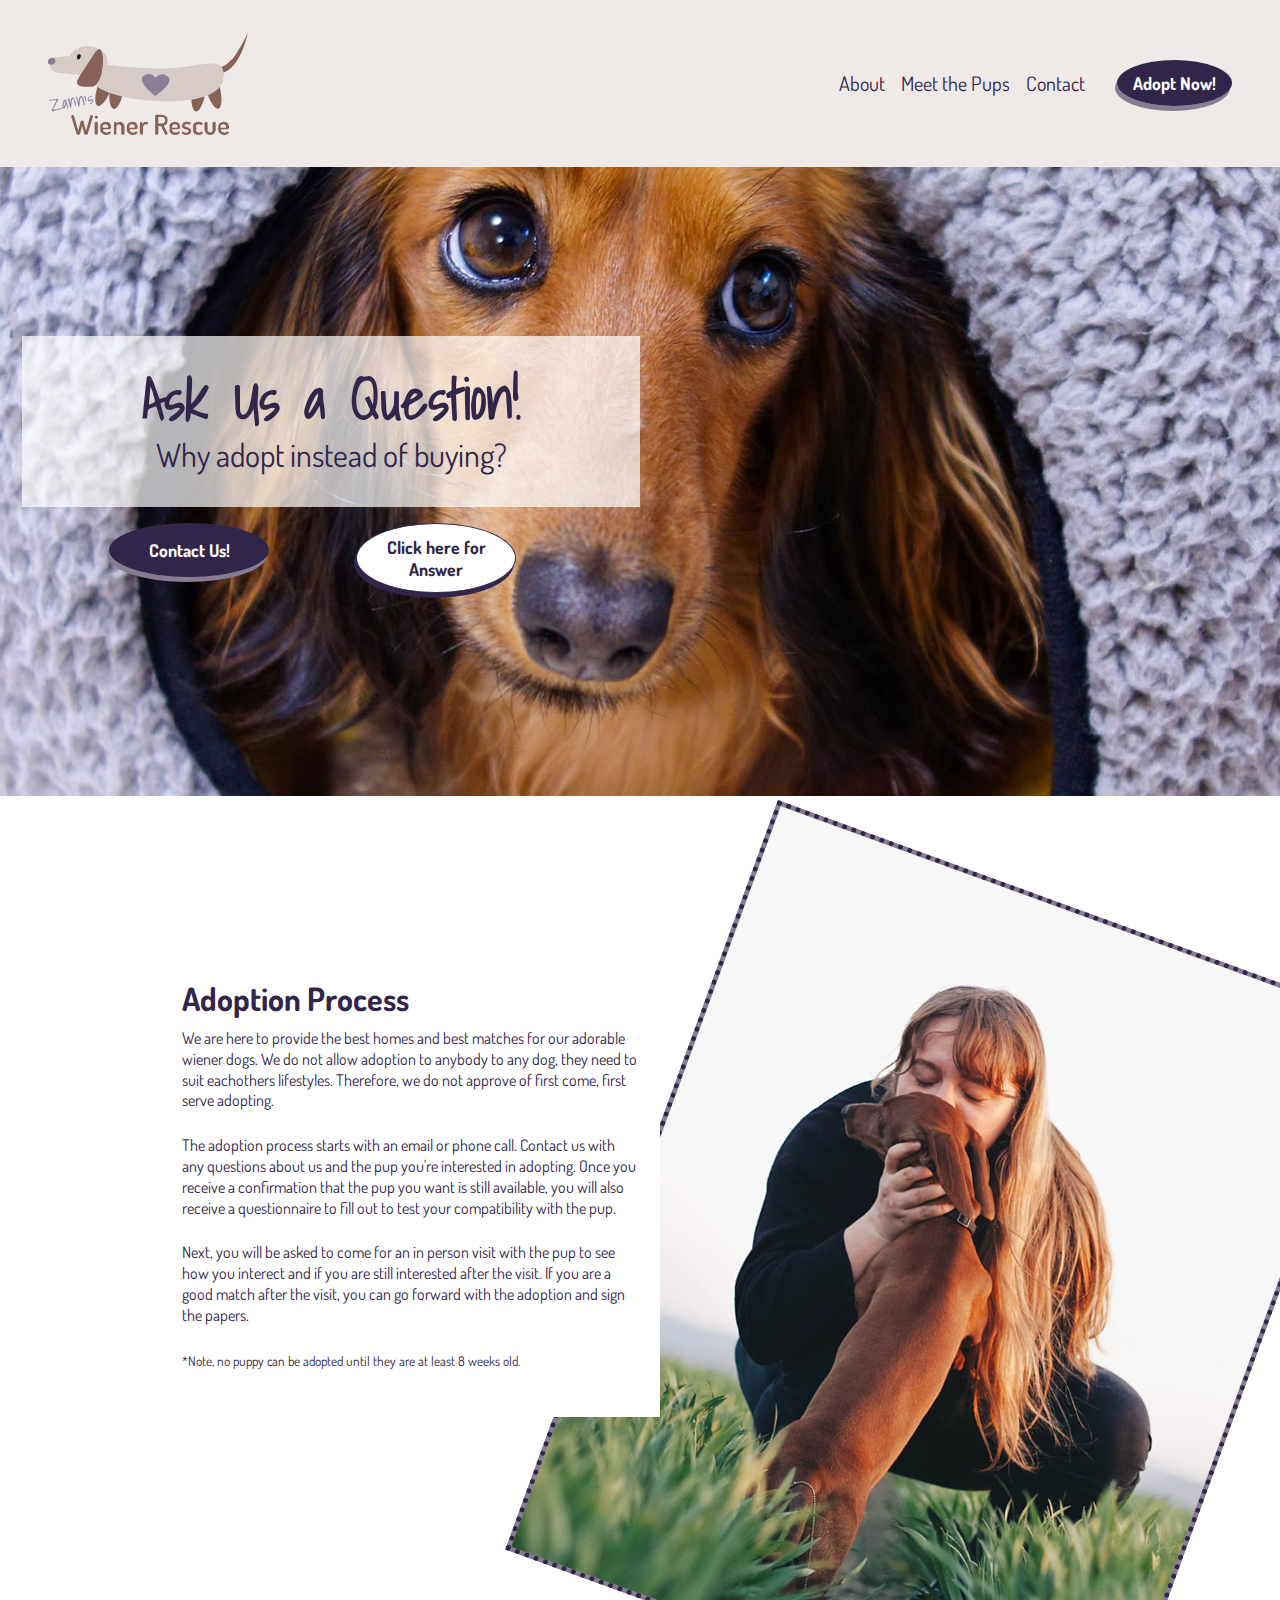
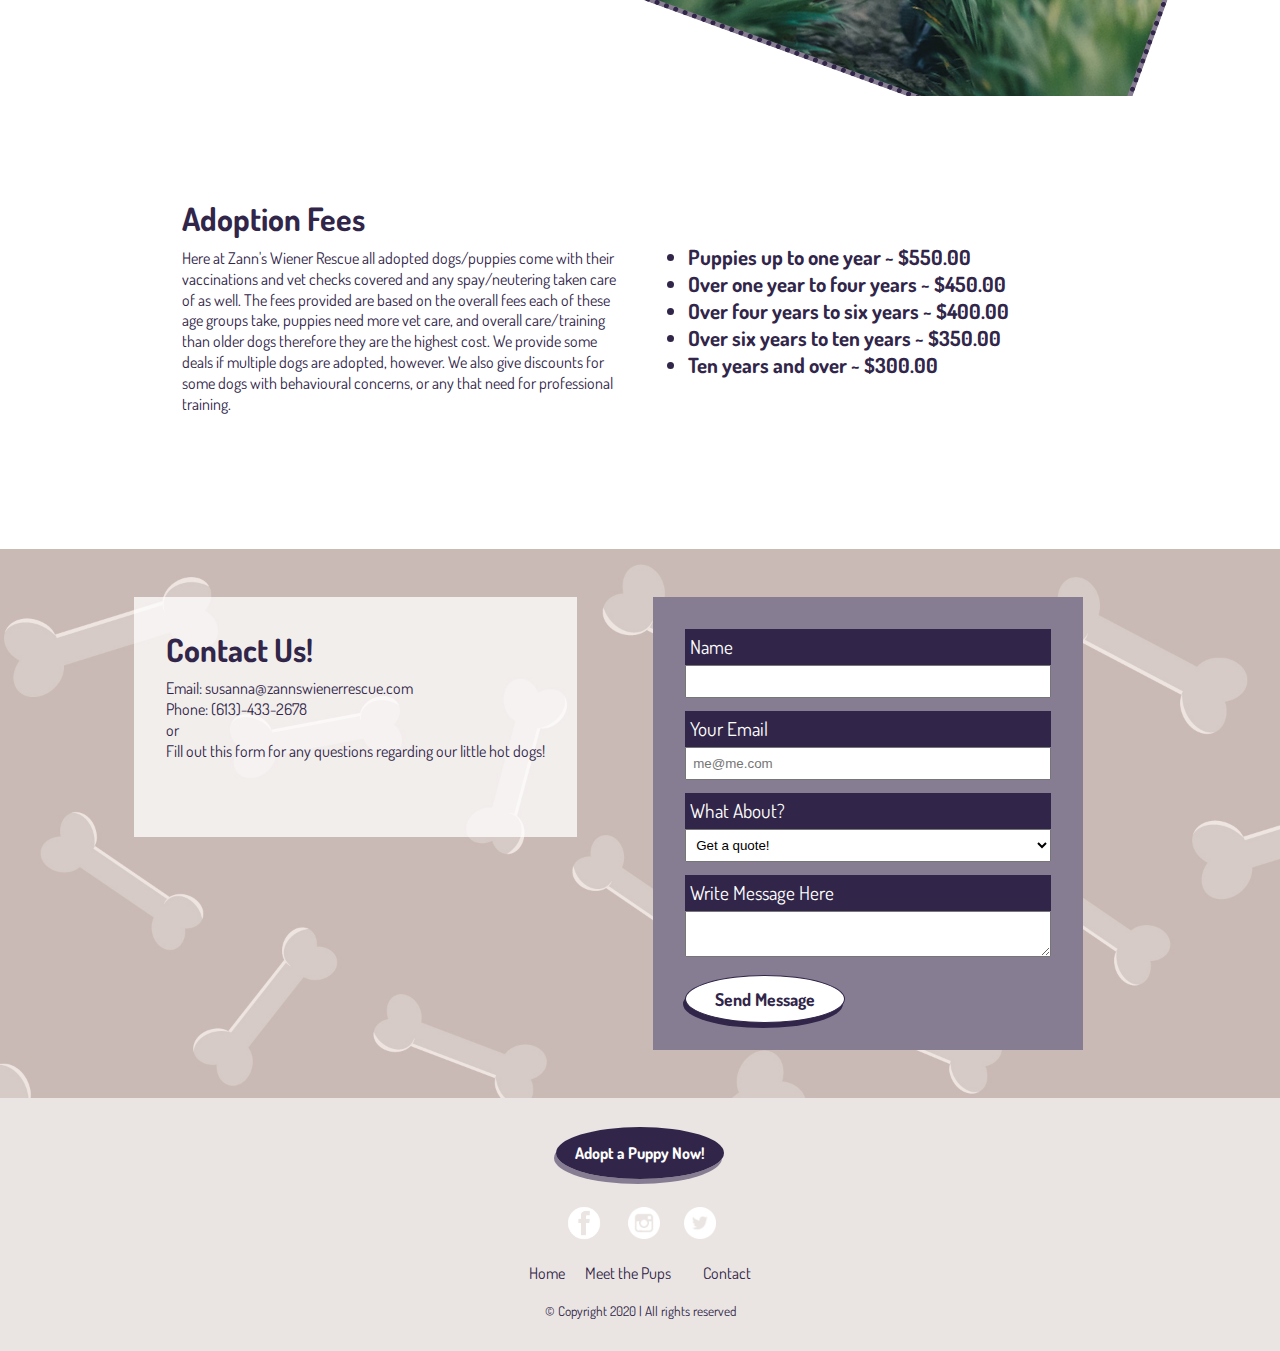
<file: adopt-now.html>
<!DOCTYPE html>
<html lang="en-ca">
<head>
  <meta charset="utf-8">
  <title>Adopt Now! | Zann's Wiener Rescue</title>
  <meta name="viewport" content="width=device-width,initial-scale=1">
  <link href="css/main.css" rel="stylesheet">
  <link rel="preconnect" href="https://fonts.gstatic.com">
  <link href="https://fonts.googleapis.com/css2?family=Dosis:wght@400;500;700&family=Shadows+Into+Light&display=swap" rel="stylesheet">
  <link href="favicon.ico" rel="shortcut icon">
  <link rel="icon" type="image/png" href="/favicon-196.png">
</head>
<body>

  <ul class="skip-links">
    <li><a href="#main">Jump to main content</a></li>
    <li><a href="#nav">Jump to navigation</a></li>
  </ul>

  <header role="banner">
    <nav role="navigation" id="nav">
      <div class="logo">
        <img src="images/wiener-logo.svg" alt="Logo for Zann's Weiner Rescue">
      </div>
      <ul>
        <li><a href="index.html#about" aria-label="Scroll to about section">About</a></li>
        <li><a href="meet-the-pups.html" aria-label="Jump to meet the pups section">Meet the Pups</a></li>
        <li><a href="#contact" aria-label="Scroll to contact section">Contact</a></li>
      </ul>
      <div class="button-center button-nav">
        <a href="adopt-now.html" class="nav-button" aria-label="Jump to adopt now page">Adopt Now!</a>
      </div>
    </nav>
    <div class="adopt-banner">
      <div class="banner-text">
        <h1>Ask Us a Question!</h1>
        <h2>Why adopt instead of buying?</h2>
      </div>
      <div class="desktop-buttons">
        <div class="button-center tablet-left">
          <button onclick='window.location.href="#contact"' class="primary-button" type="button" aria-label="Scroll to contact section">Contact Us!</button>
        </div>
        <div class="button-center tablet-left">
          <button onclick='window.location.href="https://www.petcarehospital.net/blog/adopting-instead-of-buying-a-pet"' class="secondary-button" type="button" aria-label="Click to see why you should adopt instead of buying">Click here for Answer</button>
        </div>
      </div>
    </div>
  </header>

  <main role="main">
    <section id="adoption-process" class="adoption-process">
      <div class="adoption-text">
        <h2>Adoption Process</h2>
        <p>We are here to provide the best homes and best matches for our adorable wiener dogs. We do not allow adoption to anybody to any dog, they need to suit eachothers lifestyles. Therefore, we do not approve of first come, first serve adopting.</p>
        <p>The adoption process starts with an email or phone call. Contact us with any questions about us and the pup you're interested in adopting. Once you receive a confirmation that the pup you want is still available, you will also receive a questionnaire to fill out to test your compatibility with the pup.</p>
        <p>Next, you will be asked to come for an in person visit with the pup to see how you interect and if you are still interested after the visit. If you are a good match after the visit, you can go forward with the adoption and sign the papers.</p>
        <p><small>*Note, no puppy can be adopted until they are at least 8 weeks old.</small></p>
      </div>
      <img src="images/adoption.jpg" alt="Girl kissing puppy in field">
    </section>

    <section id="adoption-fees" class="adoption-fees">
      <div class="adoption-text">
        <h2>Adoption Fees</h2>
        <p>Here at Zann's Wiener Rescue all adopted dogs/puppies come with their vaccinations and vet checks covered and any spay/neutering taken care of as well. The fees provided are based on the overall fees each of these age groups take, puppies need more vet care, and overall care/training than older dogs therefore they are the highest cost. We provide some deals if multiple dogs are adopted, however. We also give discounts for some dogs with behavioural concerns, or any that need for professional training.</p>
      </div>
      <ul class="fees-list">
        <li><strong>Puppies up to one year ~ $550.00</strong></li>
        <li><strong>Over one year to four years ~ $450.00</strong></li>
        <li><strong>Over four years to six years ~ $400.00</strong></li>
        <li><strong>Over six years to ten years ~ $350.00</strong></li>
        <li><strong>Ten years and over ~ $300.00</strong></li>
      </ul>
    </section>

    <section id="contact" class="contact">
      <div class="contact-info">
        <h2>Contact Us!</h2>
        <p>Email: susanna@zannswienerrescue.com<br>
          Phone: (613)-433-2678<br>
          or<br>
          Fill out this form for any questions regarding our little hot dogs!</p>
      </div>
      <form method="POST" action="https://formspree.io/bradlet@algonquincollege.com">
        <div class="name-info">
          <label for="name">Name</label>
          <input id="name" name="name" required>
        </div>
        <div class="email-info">
          <label for="email">Your Email</label>
          <input id="email" type="email" placeholder="me@me.com" name="email" required>
        </div>
        <div class="about-info">
          <label for="subject">What About?</label>
          <select id="subject" name="_subject">
            <option>Get a quote!</option>
            <option>General question</option>
            <option>Just a talk</option>
          </select>
        </div>
        <div class="message-info">
          <label for="details">Write Message Here</label>
          <textarea id="details" name="message" required></textarea>
        </div>
        <div>
          <button class="secondary-button" type="submit" aria-label="Send message to Zann's Weiner Rescue">Send Message</button>
        </div>
      </form>
    </section>
  </main>

  <footer role="contentinfo" class="footer">
    <div class="button-center footer-top-margin">
      <a href="adopt-now.html" class="footer-button" aria-label="Go to adobt now page">Adopt a Puppy Now!</a>
    </div>
    <ul class="social-icons">
      <li><a href="https://www.facebook.com/" aria-label="Link to facebook website"><img src="images/fb-white.png" alt="White facebook icon"></a></li>
      <li><a href="https://www.instagram.com/" aria-label="Link to instagram website"><img src="images/instagram-icon-white.png" alt="White instagram icon"></a></li>
      <li><a href="https://twitter.com/?lang=en" aria-label="Link to twitter website"><img src="images/twitter-white.png" alt="White twitter icon"></a></li>
    </ul>
    <nav class="footer-nav">
      <ul>
        <li><a href="index.html#nav" aria-label="Jump to home page">Home</a></li>
        <li><a href="meet-the-pups.html" aria-label="Jump to meet the pups page">Meet the Pups</a></li>
        <li><a href="#contact" aria-label="Scroll to contact section">Contact</a></li>
      </ul>
    </nav>
    <p><small>© Copyright 2020 | All rights reserved</small></p>
  </footer>

</body>
</html>
</file>
<file: css/main.css>
@-moz-viewport { width: device-width; scale: 1; }
@-ms-viewport { width: device-width; scale: 1; }
@-o-viewport { width: device-width; scale: 1; }
@-webkit-viewport { width: device-width; scale: 1; }
@viewport { width: device-width; scale: 1; }

html {
  box-sizing: border-box;
  -webkit-text-size-adjust: 100%;
  text-size-adjust: 100%;
  font-family: Dosis, sans-serif;
  line-height: 1.3;
}

*,
*::before,
*::after {
  box-sizing: inherit;
}

body {
  margin: 0;
}

.skip-links {
  display: none;
  z-index: 1001;
}

img {
  display: block;
  width: 100%;
  background-color: #877d93;
}

.logo {
  width: 50%;
  margin: 1rem auto;
  max-width: 200px;
}

.logo img {
  background-color: rgba(255, 0, 0, 0);
}

.button-center {
  text-align: center;
}

.button {
  margin: 3rem 0;
}

.button-nav {
  margin: 1.5rem 0;
}

.button-pups {
  margin: 1.5rem 0;
  color: #fff;
}

.button-left {
  text-align: left;
  padding-left: 1.4rem;
}

.nav-button {
  padding: .75rem 1rem;
  font-family: Dosis, sans-serif;
  font-weight: bold;
  font-size: 1.1em;
  background-color: #312649;
  color: #fff;
  box-shadow: -2px 5px #877d93;
  border: 0;
  border-radius: 50%;
  width: 125px;
}

.primary-button {
  padding: 1rem 1.5rem;
  font-family: Dosis, sans-serif;
  font-weight: bold;
  font-size: 1.1em;
  text-decoration: none;
  background-color: #312649;
  color: #fff;
  box-shadow: -2px 5px #877d93;
  border: 0;
  border-radius: 50%;
  margin-bottom: 1rem;
  width: 160px;
}

.secondary-button {
  padding: .75rem 1.5rem;
  font-family: Dosis, sans-serif;
  text-decoration: none;
  font-weight: bold;
  font-size: 1.1em;
  background-color: #fff;
  color: #312649;
  box-shadow: -2px 5px #312649;
  border: .1px solid #312649;
  border-radius: 50%;
  width: 160px;
}

.nav-button:hover {
  background-color: #877d93;
}

.primary-button:hover {
  background-color: #877d93;
}

.secondary-button:hover {
  background-color: #312649;
  color: #fff;
}

.footer-button:hover {
  background-color: #877d93;
}

header nav {
  background-color: #efeae8;
  padding-bottom: 2rem;
  display: grid;
  grid-template-columns: 1fr;
  grid-template-rows: auto 3rem;
  position: fixed;
  top: 0;
  width: 100%;
  z-index: 1000;
}

header nav ul {
  display: flex;
  align-items: center;
  justify-content: center;
  list-style-type: none;
  font-size: 1.25rem;
  margin: 0;
  padding: 0;
}

nav a {
  text-decoration: none;
  border: 0;
  border-radius: 6px;
  color: #312649;
  padding: .5rem;
  width: 2.5rem;
  height: 2.5rem;
}

nav ul a:hover {
  color: #fff;
  background-color: #312649;
}

.banner-text {
  padding: 2rem 1rem;
  background-color: rgba(255, 255, 255, .7);
  margin-bottom: 1rem;
  margin-top: 5rem;
  text-align: center;
}

.banner {
  background-image: url("../images/banner-1.jpg");
  background-size: auto;
  background-repeat: no-repeat;
  background-position: top center;
  min-height: 700px;
  color: #312649;
  text-align: center;
  vertical-align: middle;
  padding: 10rem 1.4rem;
  margin-top: 8rem;
}

h1 {
  margin: 0 0 .25rem;
  font-size: 3.5rem;
  line-height: 1.1;
  font-family: "Shadows Into Light", sans-serif;
}

.banner h2 {
  margin: 0;
  font-weight: normal;
}

p {
  margin: 0;
}

.about {
  position: relative;
  overflow: hidden;
  min-height: 700px;
}

.about-text {
  background-color: #fff;
  padding: 1.4rem;
  margin: 2rem 0 2rem .5rem;
  color: #312649;
  max-width: 500px;
}

h2 {
  margin-bottom: .5rem;
  margin-top: 0;
  font-weight: bold;
  font-size: 2em;
}

.about img {
  position: absolute;
  z-index: -1000;
  transform: rotate(20deg);
  overflow: hidden;
  border: 5px dotted #312649;
}

.contact {
  padding: 1.4rem;
  background-image: url("../images/bone-bg.jpg");
  background-size: cover;
}

.contact h2, p {
  color: #312649;
}

.contact p {
  margin-bottom: 2rem;
}

.contact-info {
  padding: 2rem;
  background-color: rgba(255, 255, 255, .75);
  max-height: 15rem;
}

.contact form {
  background-color: #877d93;
  padding: 2em;
  max-height: 453px;
}

.contact input, textarea, select {
  width: 100%;
  margin-bottom: 1em;
  padding: .5em;
}

.contact label {
  display: block;
  color: #fff;
  background-color: #312649;
  font-size: 1.2em;
  padding: .3em;
}

footer {
  background-color: rgba(214, 203, 198, .5);
  padding: 1.4rem;
}

footer ul {
  display: flex;
  align-items: center;
  justify-content: center;
  list-style-type: none;
  font-size: 1rem;
  margin: 0;
  padding: 0;
}

.footer-nav ul {
  justify-content: space-between;
}

footer p {
  text-align: center;
  margin-bottom: .5rem;
}

.social-icons {
  padding: 0;
}

.social-icons img {
  padding: 0;
  background-color: rgba(255, 0, 0, 0);
}

.social-icons ul {
  padding: 0;
  display: flex;
  flex-direction: column;
  align-items: center;
  justify-content: space-between;
}

.social-icons li {
  max-width: 2rem;
  list-style-type: none;
  margin: .75em;
  margin-top: 2.5rem;
}

footer li:first-child {
  max-width: 2.5rem;
}

.footer-top-margin {
  margin-top: 1.4rem;
}

.footer-button {
  padding: 1rem 1.2rem;
  font-family: Dosis, sans-serif;
  font-weight: bold;
  text-decoration: none;
  font-size: 1em;
  background-color: #312649;
  color: #fff;
  box-shadow: -2px 5px #877d93;
  border: 0;
  border-radius: 50%;
  width: 120px;
  line-height: 1;
}

/* Meet the Pups Styles */

.pups-banner {
  background-image: url("../images/banner-2.jpg");
  background-size: cover;
  background-repeat: no-repeat;
  background-position: center;
  min-height: 700px;
  color: #312649;
  text-align: left;
  vertical-align: middle;
  padding: 10rem 1.4rem;
  margin-top: 6rem;
}

.meet-the-pups {
  padding: 1.4rem 1.4rem 0;
  margin-bottom: 3rem;
}

.meet-the-pups h2 {
  margin-top: 1rem;
  margin-bottom: 1rem;
  color: #312649;
}

.meet-the-pups .card-wrap {
  list-style-type: none;
  padding: 0;
  text-align: center;
}

.meet-the-pups .cards {
  padding: 2rem;
  background-color: #d6cbc6;
  border-radius: 50px;
  box-shadow: -5px 5px #866256;
  max-height: 25em;
  overflow: hidden;
  white-space: nowrap;
  border-bottom: solid 2rem #d6cbc6;
  margin-bottom: 2rem;
  max-width: 300px;
  display: inline-block;
  text-align: left;
}

.meet-the-pups .last {
  padding: 2rem;
  background-color: #d6cbc6;
  border-radius: 50px;
  box-shadow: -5px 5px #866256;
  max-height: 25em;
  overflow: hidden;
  white-space: nowrap;
  border-bottom: solid 2rem #d6cbc6;
  margin-bottom: 2rem;
  max-width: 300px;
  display: none;
  text-align: left;
}

.meet-the-pups .cards:last-child {
  display: none;
}

.meet-the-pups .cards:hover {
  overflow: visible;
  white-space: normal;
  max-height: 100%;
  border-bottom: 0;
  transform: scale(1.1);
  transition: transform .2s ease-in-out, max-height .2s ease-in-out;
}

.meet-the-pups .last:hover {
  overflow: visible;
  white-space: normal;
  max-height: 100%;
  border-bottom: 0;
  transform: scale(1.1);
  transition: transform .2s ease-in-out, max-height .2s ease-in-out;
}

.meet-the-pups .cards a {
  text-decoration: none;
  color: #312649;
}

.meet-the-pups .cards div a {
  text-decoration: none;
  color: #fff;
}

.meet-the-pups .last a {
  text-decoration: none;
  color: #fff;
}

.meet-the-pups .button-left {
  padding: 0;
}

.meet-the-pups .cards h3, p {
  margin: .5rem 0 0;
  white-space: normal;
}

.meet-the-pups .last h3, p {
  margin: .5rem 0 0;
  white-space: normal;
  color: #312649;
}

.pups-text {
  margin-bottom: 2rem;
}

.pups-buttons {
  margin-bottom: 2rem;
}

/* Adopt Now Styles */

.adopt-banner {
  background-image: url("../images/banner-3.jpg");
  background-size: cover;
  background-repeat: no-repeat;
  background-position: center;
  min-height: 700px;
  color: #312649;
  text-align: left;
  vertical-align: middle;
  padding: 10rem 1.4rem;
  margin-top: 6rem;
}

.adopt-banner h2 {
  margin: 0;
  font-weight: normal;
}

.adoption-process {
  position: relative;
  overflow: hidden;
  min-height: 900px;
}

.adoption-text {
  background-color: #fff;
  padding: 1.4rem;
  margin: 2rem 0 .5rem;
  color: #312649;
  max-width: 500px;
}

.adoption-text p {
  margin-bottom: 1.5rem;
}

.adoption-process img {
  position: absolute;
  z-index: -1000;
  transform: rotate(20deg) translateY(-2rem);
  overflow: hidden;
  border: 5px dotted #312649;
}

.fees-list {
  margin: 0 0 2rem;
  padding: 0 1.4rem 1.4rem 3rem;
  color: #312649;
}

@media only screen and (min-width: 38em) {

  header nav {
    display: grid;
    grid-template-columns: 1fr 2fr .75fr;
    grid-template-rows: auto 0;
    padding: 1rem;
    justify-items: right;
    align-items: center;
  }

  .logo {
    width: 100%;
  }

  header ul {
    margin-left: 2rem;
  }

  .tablet-left {
    text-align: center;
    width: 50%;
  }

  .banner-text {
    width: 50%;
  }

  .footer-nav ul {
    justify-content: center;
  }

  .footer-nav li {
    margin: .5rem;
  }

  /* Meet the Pups Styles */

  .pups-banner .banner-text {
    width: 60%;
    float: right;
  }

  .meet-the-pups .card-wrap {
    display: grid;
    grid-template-columns: 1fr 1fr;
    grid-template-rows: auto;
    grid-gap: 1.4rem;
    justify-items: center;
    margin-bottom: 2rem;
  }

  .meet-the-pups .cards {
    margin-bottom: 0;
  }

  .meet-the-pups .last {
    display: inherit;
  }

  .meet-the-pups .cards:last-child {
    display: inherit;
  }

  .pups-info {
    display: grid;
    grid-template-columns: 1fr 1fr;
    justify-items: center;
  }

  .pups-buttons {
    padding-top: 1rem;
    text-align: center;
  }

  /* Adopt Now Styles */

  .adoption-process img {
    transform: rotate(20deg) translateY(-6rem);
  }

  .fees-list {
    font-size: 1.25rem;
  }

}

@media only screen and (min-width: 60em) {

  header nav {
    display: flex;
    padding: 1rem 3rem 1rem 1rem;
  }

  .nav-button {
    margin-left: 1.5rem;
  }

  .button-pups {
    margin: 1.5rem 0;
    color: #fff;
  }

  .logo {
    width: 50%;
    margin-left: 2rem;
  }

  .contact {
    display: grid;
    grid-template-columns: 1fr 1.25fr;
    justify-items: center;
    padding: 3rem 8rem;
  }

  form {
    min-width: 430px;
  }

  .banner {
    min-height: 42rem;
  }

  .banner-text {
    background-color: rgba(214, 203, 198, 0);
  }

  .desktop-buttons {
    display: flex;
  }

  .tablet-left {
    text-align: right;
    width: 20%;
  }

  .tablet-left:first-child {
    text-align: right;
  }

  .about img {
    width: 50%;
    transform: rotate(20deg) translate(20rem, -30rem);
  }

  .about-text {
    margin-left: 10rem;
    margin-top: 10rem;
  }

  .button-left {
    padding-left: 11.5rem;
  }

  /* Meet the Pups Styles */

  .meet-the-pups {
    padding: 3rem;
    margin-bottom: 0;
    min-height: 48rem;
  }

  .meet-the-pups h2 {
    padding-left: 2.5rem;
  }

  .meet-the-pups .card-wrap {
    display: grid;
    grid-template-columns: 1fr 1fr 1fr;
    grid-template-rows: auto;
    justify-items: center;
    grid-gap: 1.4rem;
    margin-bottom: 2rem;
  }

  .meet-the-pups .cards {
    min-width: 280px;
  }

  .meet-the-pups .last {
    display: none;
  }

  .pups-banner .banner-text {
    background-color: rgba(214, 203, 198, 0);
    float: right;
    width: 40%;
  }

  .pups-info {
    display: grid;
    grid-template-columns: 1fr 2fr;
    justify-items: left;
    margin-bottom: 4rem;
  }

  .meet-the-pups .pups-text h2 {
    padding: 0;
  }

  .pups-text {
    padding: 1rem;
  }

  /* Adopt Now Styles */

  .adopt-banner .banner-text {
    padding: 2rem 1rem;
    background-color: rgba(255, 255, 255, .7);
    margin-bottom: 1rem;
    margin-top: 5rem;
    text-align: center;
  }

  .adoption-process img {
    width: 50%;
    transform: rotate(20deg) translate(25rem, -45rem);
  }

  .adoption-text {
    margin-left: 10rem;
    margin-top: 10rem;
  }

  .adoption-fees .adoption-text {
    margin-left: 0;
    margin-top: 0;
  }

  .fees-list {
    font-size: 1.3rem;
    margin: 0;
  }

  .adoption-fees {
    display: grid;
    grid-template-columns: 1fr 1fr;
    justify-items: flex-start;
    align-items: center;
    padding: 5rem 10rem;
  }

}

@media only screen and (min-width: 88em) {

  .meet-the-pups .card-wrap {
    display: grid;
    grid-template-columns: 1fr 1fr 1fr 1fr;
    grid-template-rows: auto;
    justify-items: center;
    grid-gap: 1.4rem;
    margin-bottom: 2rem;
  }

  .meet-the-pups .last:last-child {
    display: inherit;
  }

}
</file>
